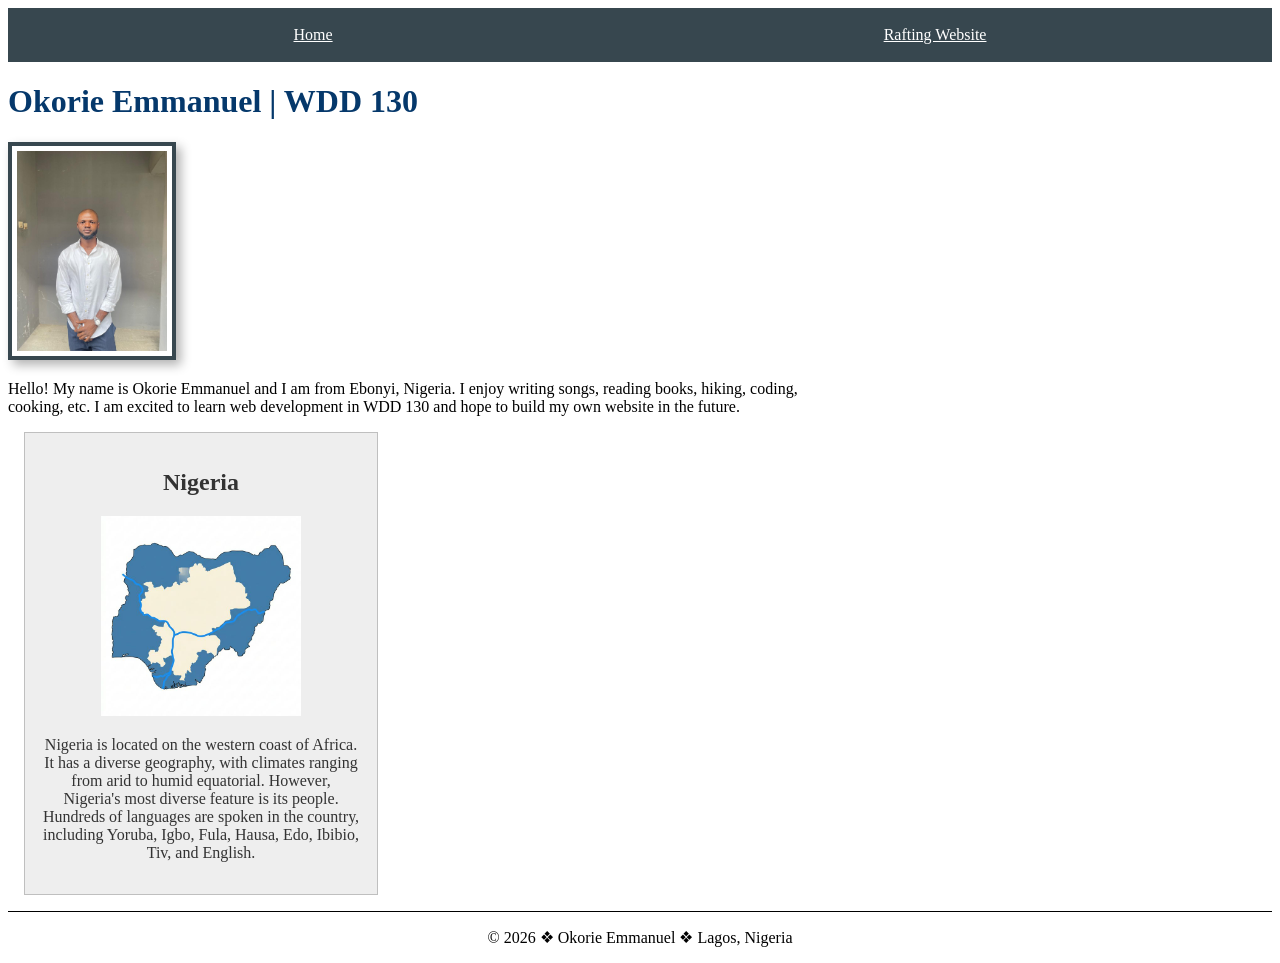
<file: index.html>
<!DOCTYPE html>
<html lang="en-US">
  <head>
    <meta charset="utf-8">
    <meta name="viewport" content="width=device-width, initial-scale=1.0">
    <title>Okorie Emmanuel | WDD 130</title>
    <meta name="description" content="Home page for Okorie Emmanuel in WDD 130 course. It contains information about me, my country, and my projects.">
    <meta name="author" content="Okorie Emmanuel">
    <link rel="stylesheet" href="styles/styles.css">
  </head>
  <body>

    <header>
      <nav>
        <a href="#">Home</a>
        <a href="wwr/">Rafting Website</a>
      </nav>
    </header>

    <main>
      <h1>Okorie Emmanuel | WDD 130</h1>
      
      <img src="./images/profile.jpeg" 
           alt="Hello, my name is Okorie Emmanuel" 
           width="200">
      
      <p>
        Hello! My name is Okorie Emmanuel and I am from Ebonyi, Nigeria.  
        I enjoy writing songs, reading books, hiking, coding, cooking, etc.  
        I am excited to learn web development in WDD 130 and hope to build my own website in the future.
      </p>
    </main>
 
    <aside>
      <h2>Nigeria</h2>
      <img src="./images/nigeria-map.png" alt="Map of Nigeria">
      <p>
        Nigeria is located on the western coast of Africa. It has a diverse geography, with climates ranging 
        from arid to humid equatorial. However, Nigeria's most diverse feature is its people. Hundreds 
        of languages are spoken in the country, including Yoruba, Igbo, Fula, Hausa, Edo, Ibibio, 
        Tiv, and English.
      </p>
    </aside>

    <footer>
      <p>© 2026 ❖ Okorie Emmanuel ❖ Lagos, Nigeria</p>
    </footer>

  </body>
</html>
</file>
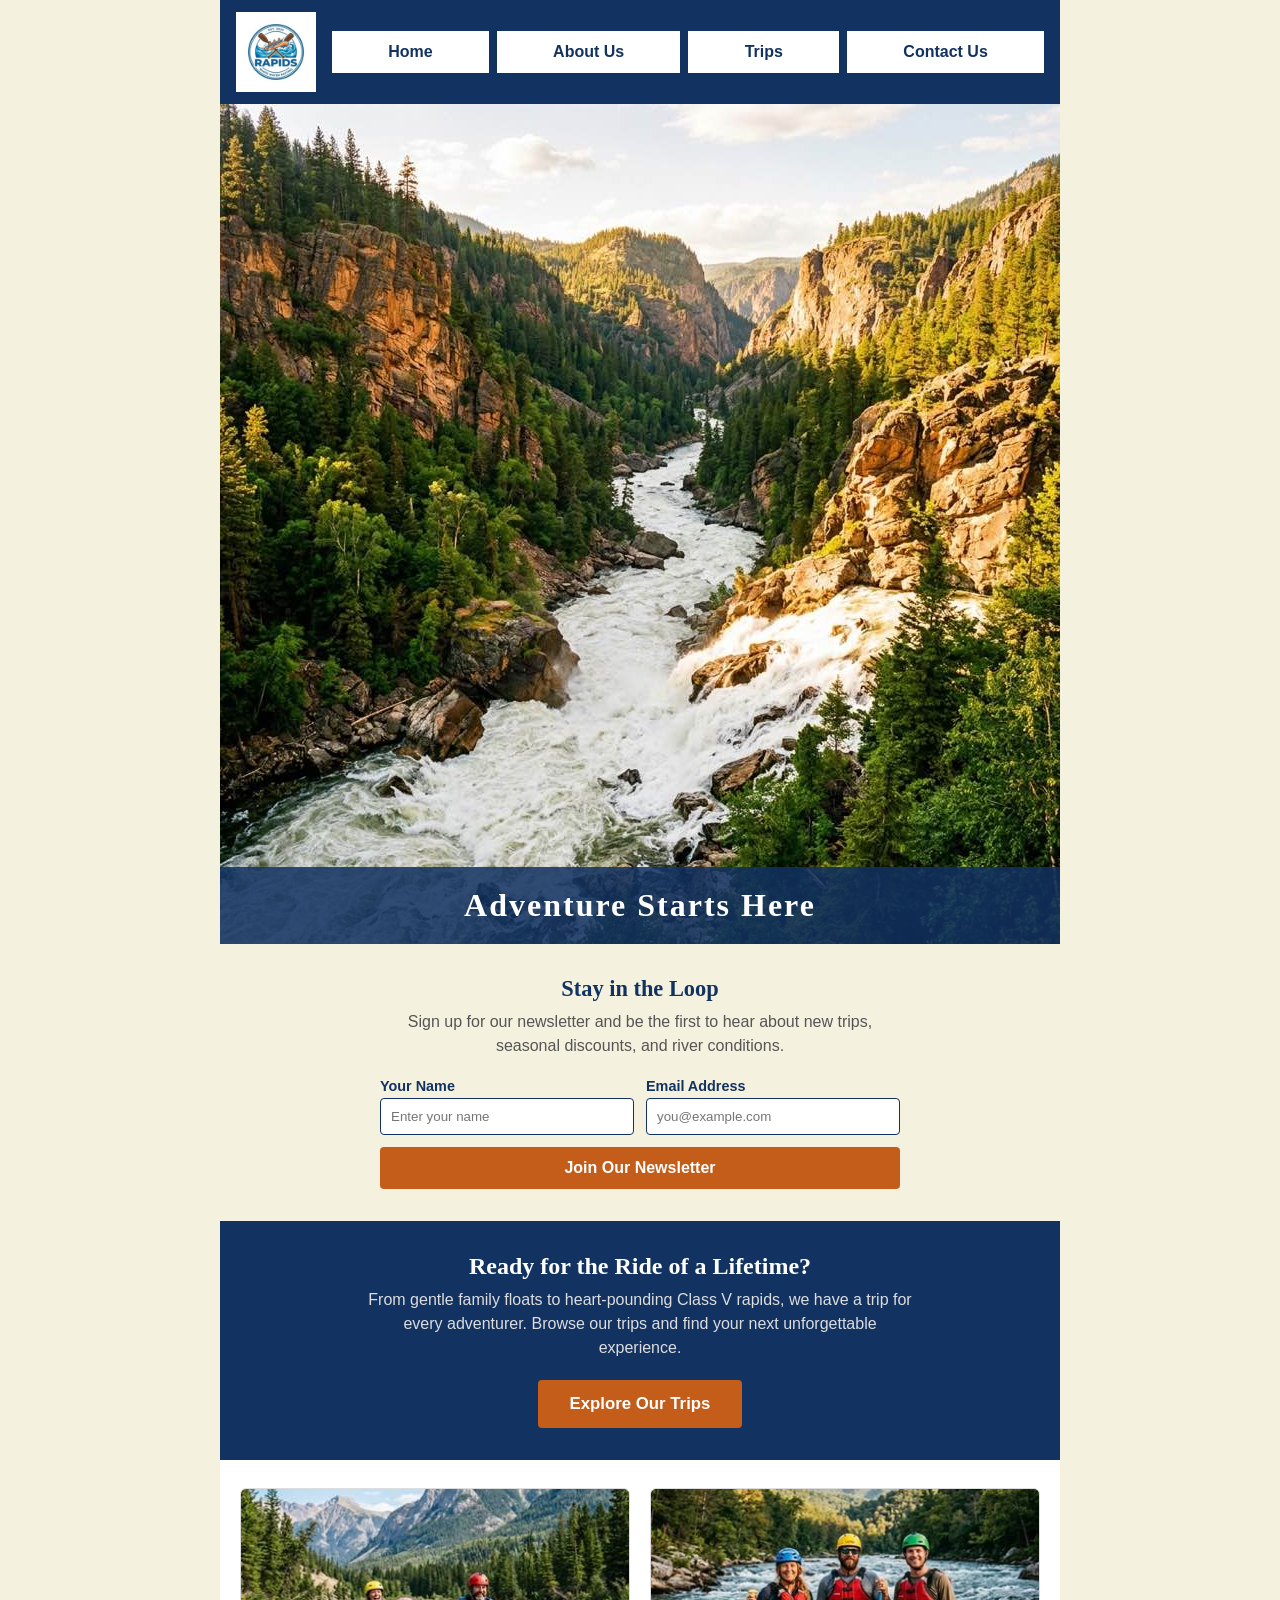
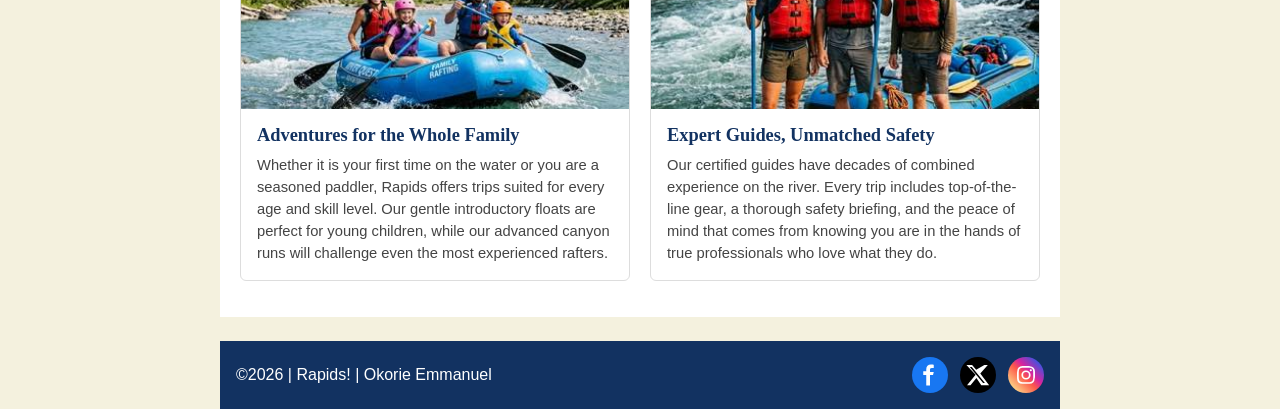
<file: wwr/index.html>
<!DOCTYPE html>
<html lang="en-US">

<head>
  <meta charset="utf-8">
  <meta name="viewport" content="width=device-width, initial-scale=1.0">
  <title>Home | Rapids White Water Rafting</title>
  <meta name="description"
    content="Rapids White Water Rafting offers thrilling guided rafting adventures for families and thrill-seekers. Explore our trips and sign up for our newsletter.">
  <meta name="author" content="Okorie Emmanuel">
  <link rel="stylesheet" href="styles/rafting.css">
</head>

<body>
  <header>
    <img src="images/logo.png" alt="Rapids Rafting Logo" class="logo">
    <nav>
      <ul>
        <li><a href="index.html">Home</a></li>
        <li><a href="about.html">About Us</a></li>
        <li><a href="trips.html">Trips</a></li>
        <li><a href="contact.html">Contact Us</a></li>
      </ul>
    </nav>
  </header>

  <main>
    <!-- Hero Section -->
    <div class="home-hero">
      <img src="images/home-hero.jpg" alt="Scenic river canyon with rushing white water rapids surrounded by forest">
      <h1>Adventure Starts Here</h1>
    </div>

    <!-- Newsletter Signup -->
    <section class="newsletter">
      <h2>Stay in the Loop</h2>
      <p>Sign up for our newsletter and be the first to hear about new trips, seasonal discounts, and river conditions.</p>
      <form action="#" method="post" class="newsletter-form">
        <div class="form-group">
          <label for="subscriber-name">Your Name</label>
          <input type="text" id="subscriber-name" name="subscriber-name" placeholder="Enter your name" required>
        </div>
        <div class="form-group">
          <label for="subscriber-email">Email Address</label>
          <input type="email" id="subscriber-email" name="subscriber-email" placeholder="you@example.com" required>
        </div>
        <button type="submit">Join Our Newsletter</button>
      </form>
    </section>

    <!-- Call to Action -->
    <section class="home-cta">
      <h2>Ready for the Ride of a Lifetime?</h2>
      <p>From gentle family floats to heart-pounding Class V rapids, we have a trip for every adventurer. Browse our trips and find your next unforgettable experience.</p>
      <a href="trips.html" class="cta-button">Explore Our Trips</a>
    </section>

    <!-- CSS Grid Content Section -->
    <section class="home-grid">
      <div class="grid-card">
        <img src="images/family-rafting.jpg" alt="A family enjoying white water rafting together on a scenic river">
        <div class="grid-card-text">
          <h3>Adventures for the Whole Family</h3>
          <p>Whether it is your first time on the water or you are a seasoned paddler, Rapids offers trips suited for every age and skill level. Our gentle introductory floats are perfect for young children, while our advanced canyon runs will challenge even the most experienced rafters.</p>
        </div>
      </div>
      <div class="grid-card">
        <img src="images/guides-team.jpg" alt="Professional rafting guides standing by the river with equipment">
        <div class="grid-card-text">
          <h3>Expert Guides, Unmatched Safety</h3>
          <p>Our certified guides have decades of combined experience on the river. Every trip includes top-of-the-line gear, a thorough safety briefing, and the peace of mind that comes from knowing you are in the hands of true professionals who love what they do.</p>
        </div>
      </div>
    </section>
  </main>

  <footer>
    <p>&copy;2026 | Rapids! | Okorie Emmanuel</p>
    <nav class="socialmedia">
      <a href="https://facebook.com" target="_blank">
        <img src="images/facebook.svg" alt="Facebook Icon">
      </a>
      <a href="https://x.com" target="_blank">
        <img src="images/x.svg" alt="X/Twitter Icon">
      </a>
      <a href="https://instagram.com" target="_blank">
        <img src="images/instagram.svg" alt="Instagram Icon">
      </a>
    </nav>
  </footer>
</body>

</html>
</file>
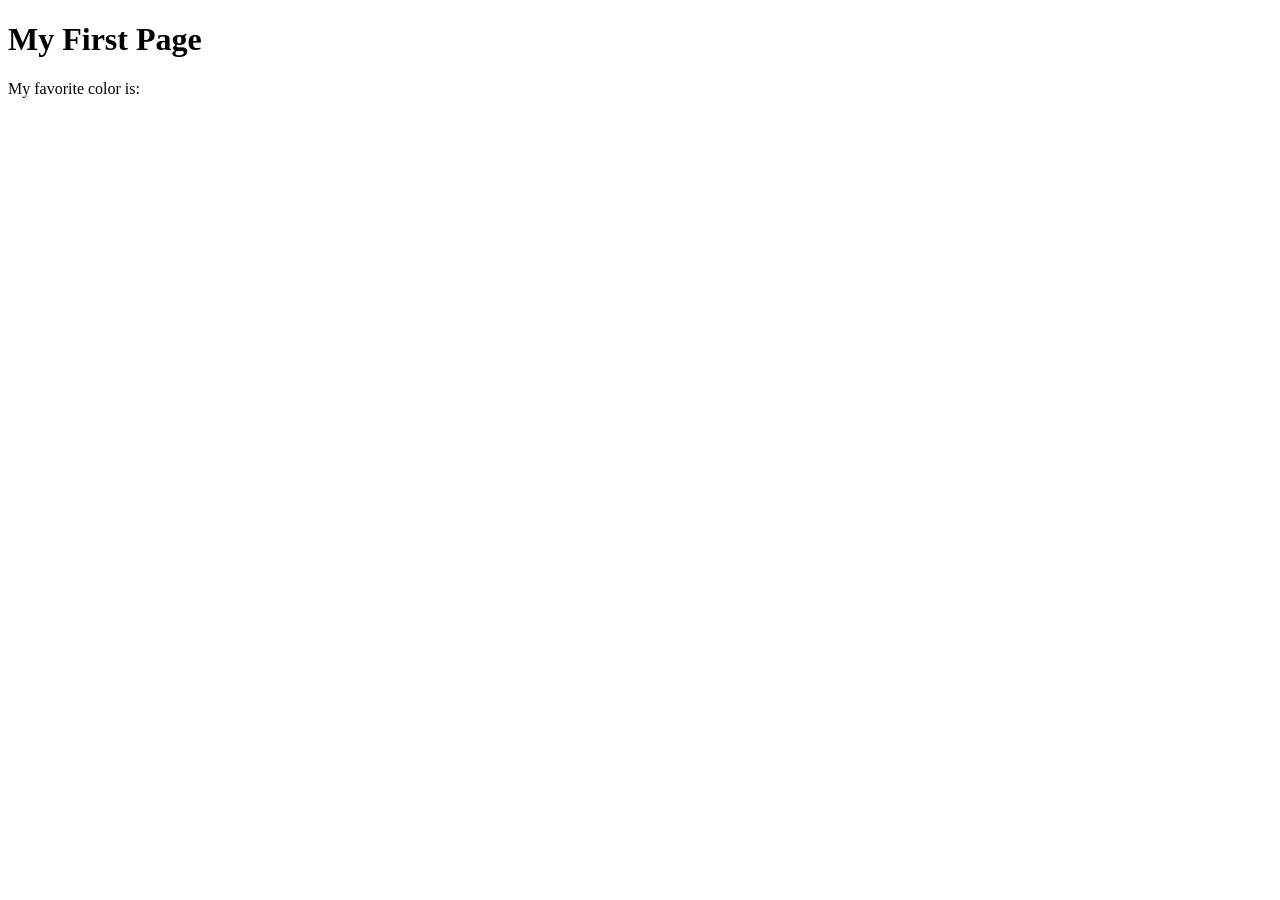
<file: week01/first-page.html>
<!DOCTYPE html>
<html lang="en">
<head>
    <meta charset="UTF-8">
    <meta name="viewport" content="width=device-width, initial-scale=1.0">
    <title>My First Page</title>
</head>
<body>
    <h1>My First Page</h1>
    <p>My favorite color is: </p>
</body>
</html>
</file>
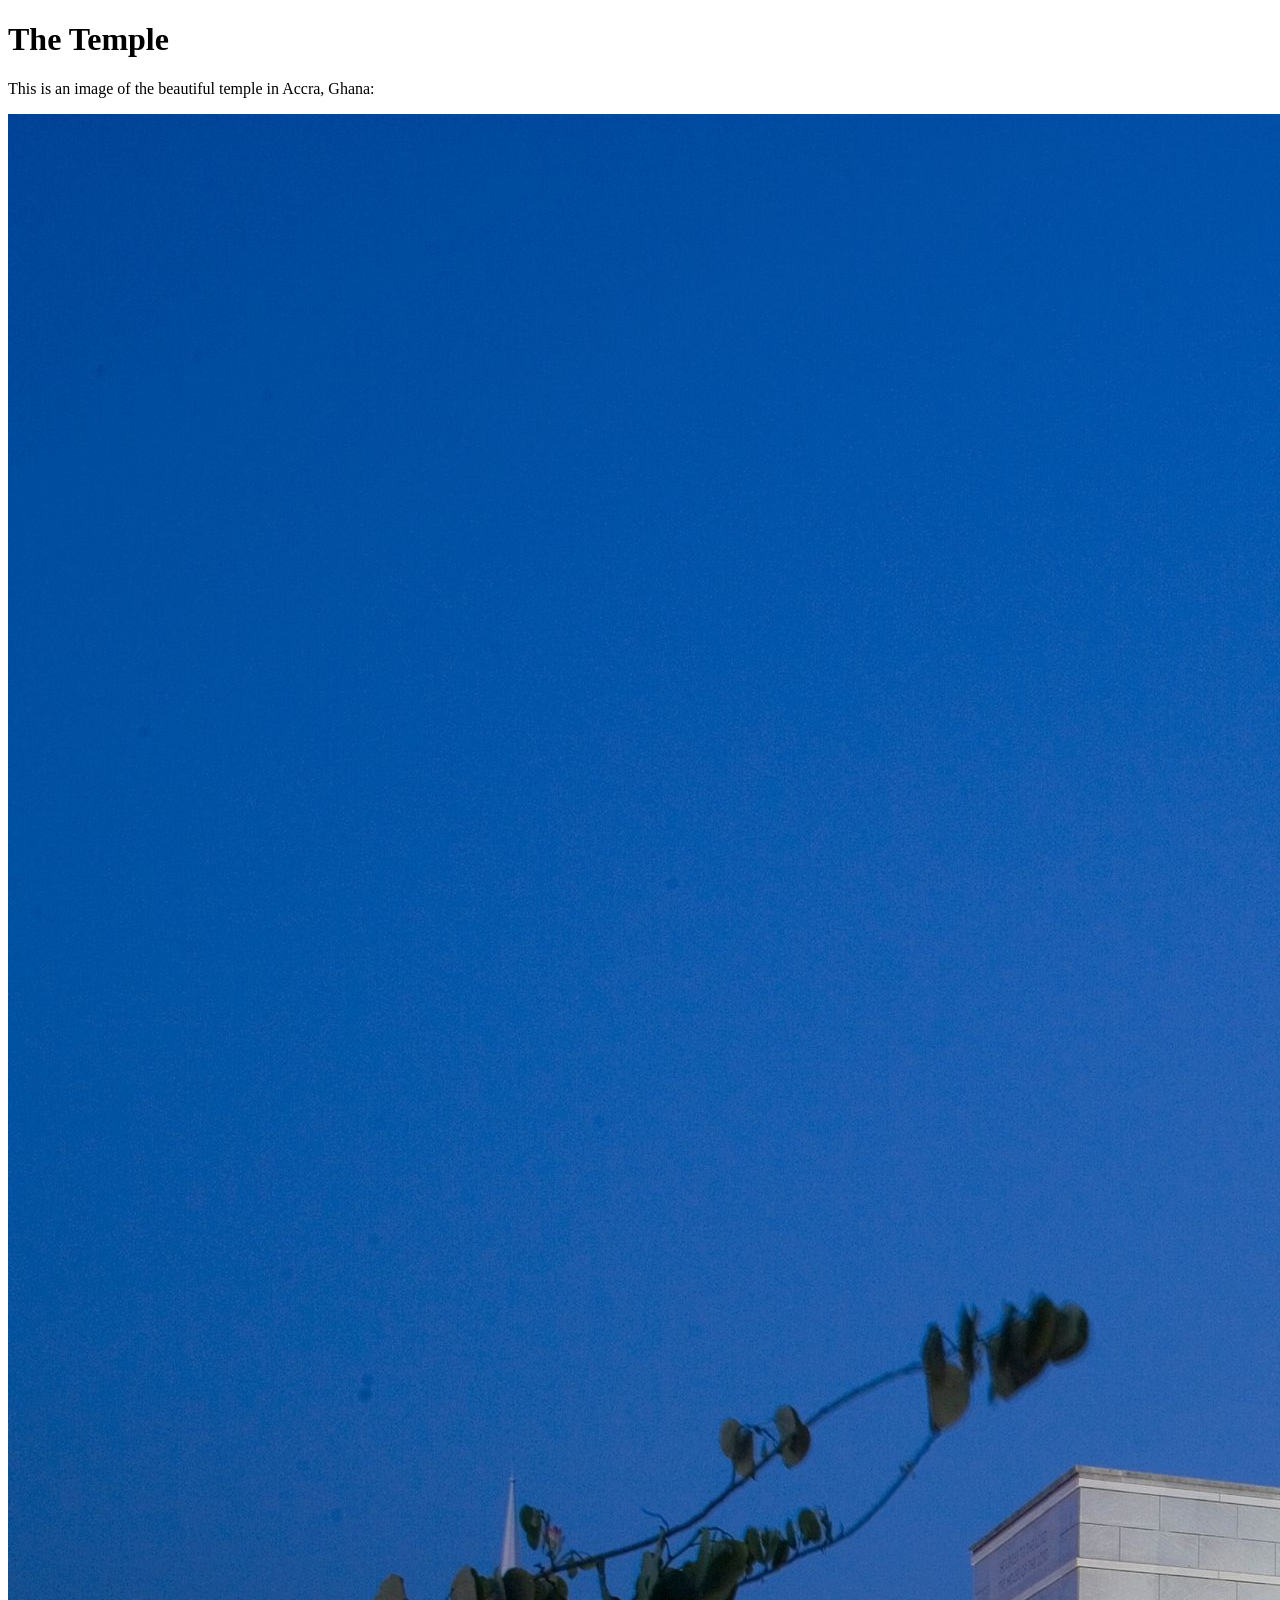
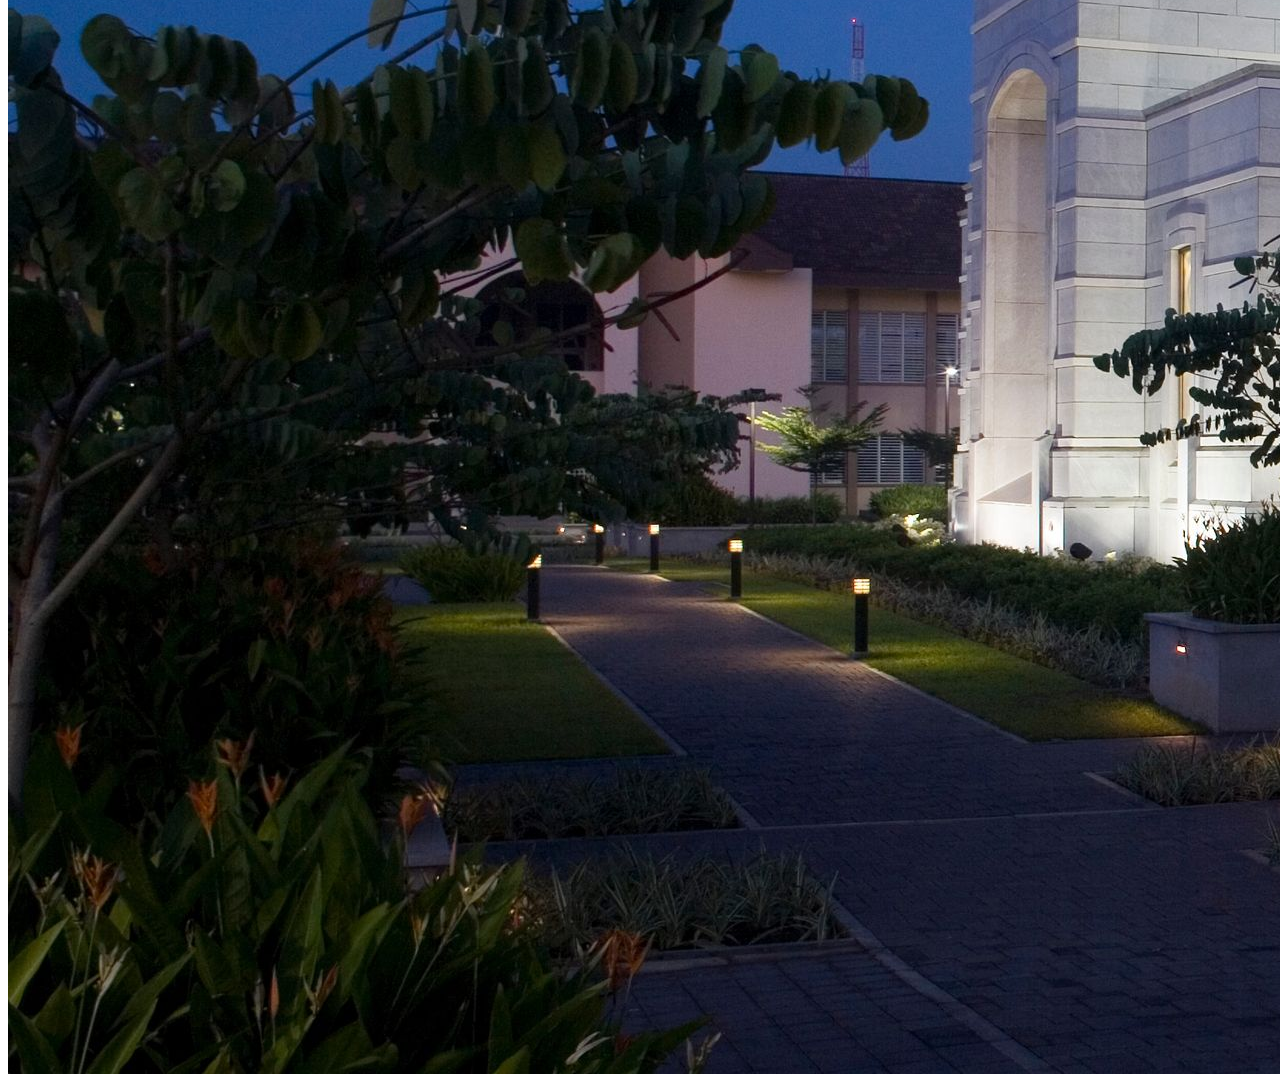
<file: week01/images.html>
<!DOCTYPE html>
<html lang="en">
<head>
    <meta charset="UTF-8">
    <meta name="viewport" content="width=device-width, initial-scale=1.0">
    <title>Temple Image</title>
</head>
<body>
    <h1>The Temple</h1>
    <p>This is an image of the beautiful temple in Accra, Ghana:</p>
    <img src="images/temple-large.jpeg" alt="The Accra Ghana Temple">
    
</body>
</html>
</file>
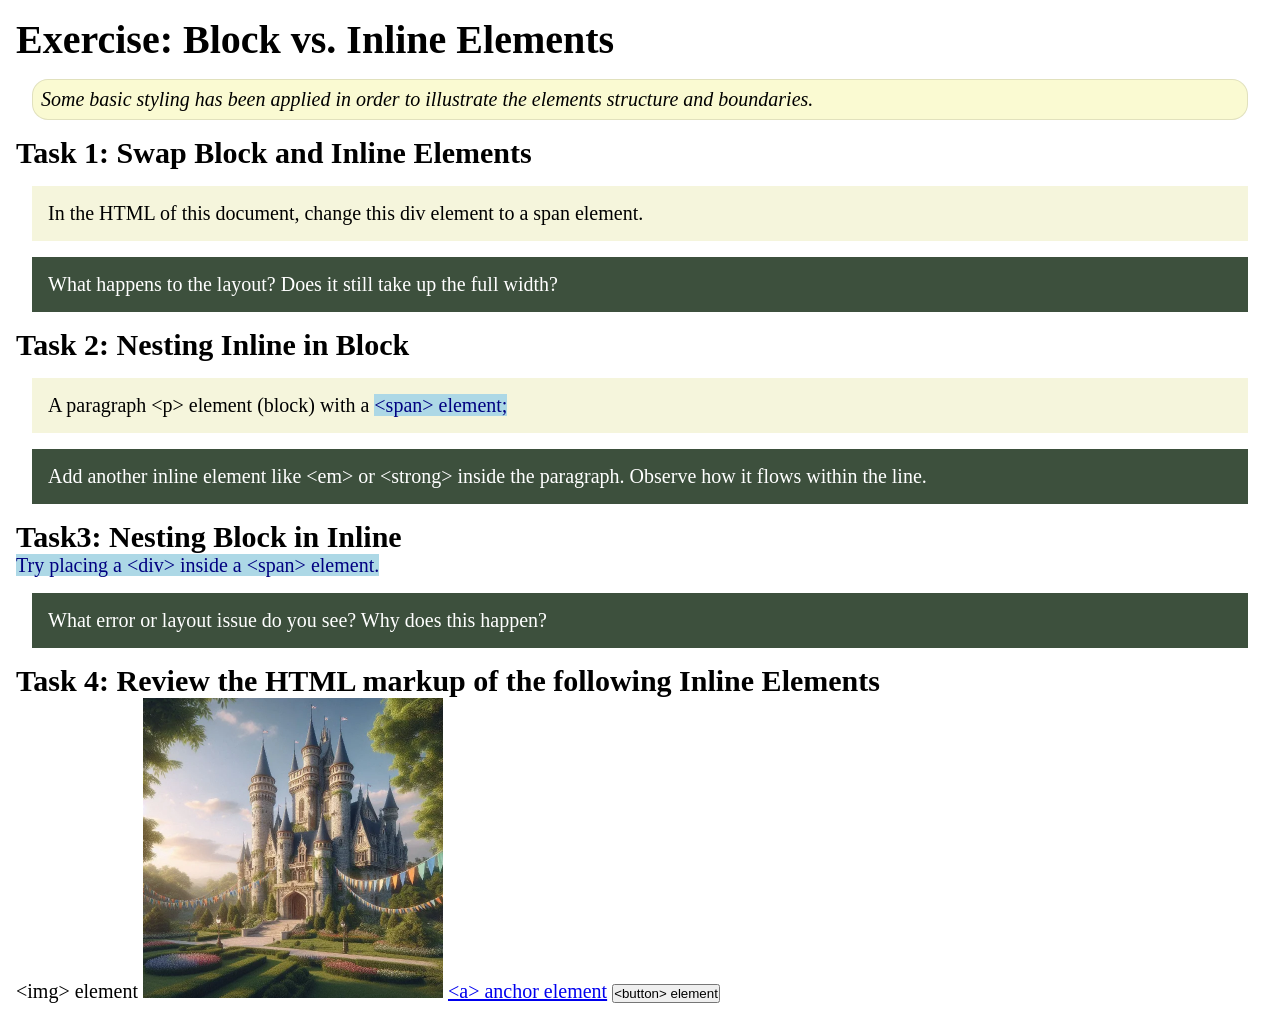
<file: week02/block-vs-inline.html>
<!DOCTYPE html>
<html lang="en">

<head>
    <meta charset="UTF-8">
    <meta name="viewport" content="width=device-width, initial-scale=1.0">
    <title>Exercise: Block vs. Inline Elements</title>
    <link rel="stylesheet" href="styles/block-vs-inline.css">
</head>

<body>
    <main>
        <h1>Exercise: Block vs. Inline Elements</h1>
        <p class="note">Some basic styling has been applied in order to illustrate the elements structure and
            boundaries.</p>

        <h2>Task 1: Swap Block and Inline Elements</h2>
        <div>In the HTML of this document, change this div element to a span element.</div>

        <p class="question">What happens to the layout? Does it still take up the full width?</p>

        <h2>Task 2: Nesting Inline in Block</h2>
        <p>A paragraph &lt;p&gt; element (block) with a <span>&lt;span&gt; element;</span></p>
        <p class="question">Add another inline element like &lt;em&gt; or &lt;strong&gt; inside the paragraph. Observe
            how it flows within the line.</p>

        <h2>Task3: Nesting Block in Inline</h2>
        <span>Try placing a &lt;div&gt; inside a &lt;span&gt; element.</span>
            <p class="question">What error or layout issue do you see? Why does this happen?</p>


            <h2>Task 4: Review the HTML markup of the following Inline Elements</h2>
        &lt;img&gt; element
        <img src="images/castle.webp" alt="placeholder image (images are inline)" width="300" height="300">
        <a href="https://churchofjesuschrist.org">&lt;a&gt; anchor element</a>
        <button type="button">&lt;button&gt; element</button>
    </main>
</body>

</html>
</file>
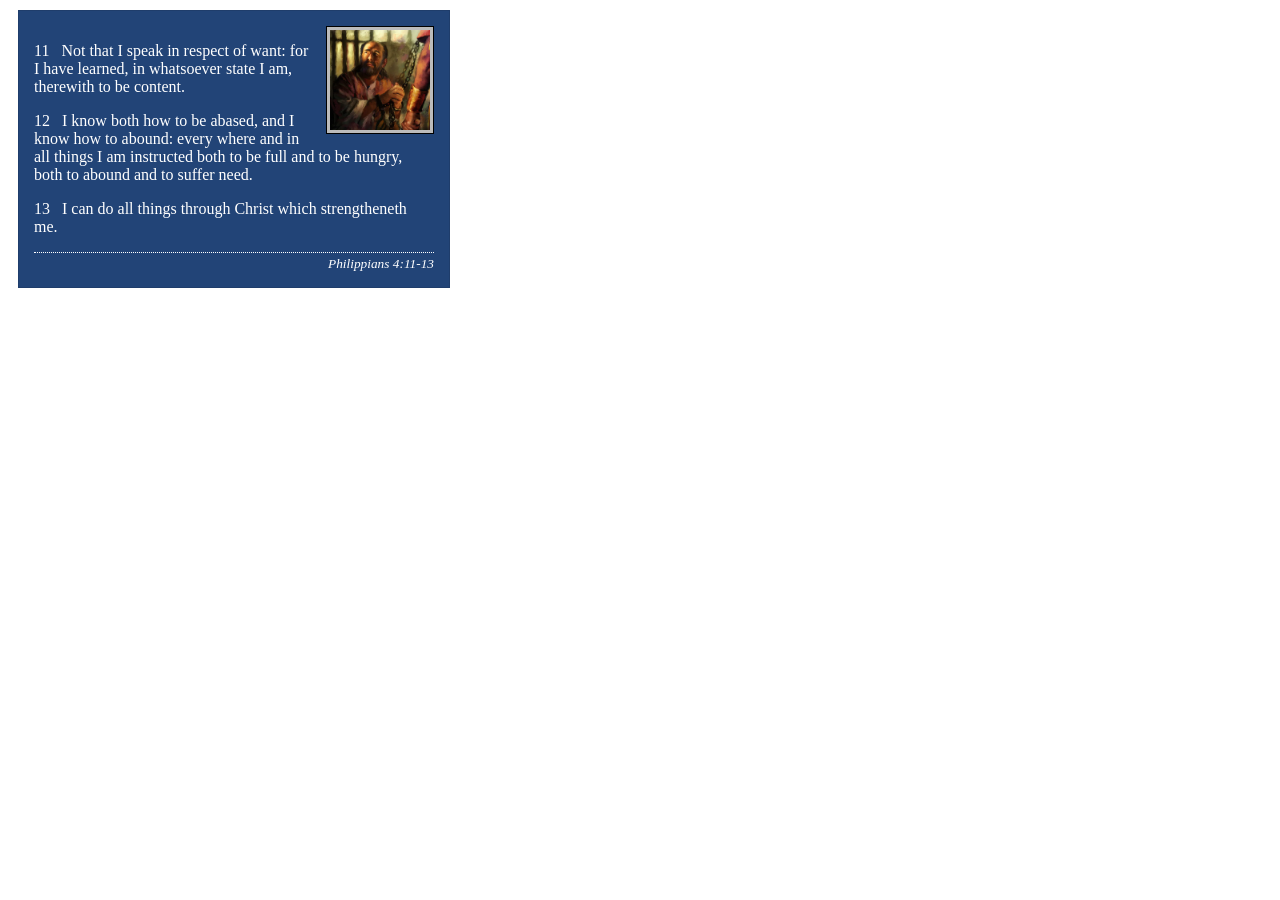
<file: week02/box-model-solution.html>
<!DOCTYPE html>
<html lang="en">
<head>
    <meta charset="UTF-8">
    <meta name="viewport" content="width=device-width, initial-scale=1.0">
    <title>Box Model Activity</title>
    <link rel="stylesheet" href="styles/box-model-solution.css">
</head>
<body>
    <main>
        <div class="callout">
            <img src="images/apostle-paul-imprisoned.webp" alt="Paul the Apostle - Imprisoned in Rome" width="200" height="200">
            <blockquote>
                <p>11 &nbsp; Not that I speak in respect of want: for I have learned, in whatsoever state I am, therewith to be content.</p>
                <p>12 &nbsp; I know both how to be abased, and I know how to abound: every where and in all things I am instructed both to be full and to be hungry, both to abound and to suffer need.</p>
                <p>13 &nbsp; I can do all things through Christ which strengtheneth me.</p>
            </blockquote>
            <cite>Philippians 4:11-13</cite>
        </div>
    </main>
</body>
</html>
</file>
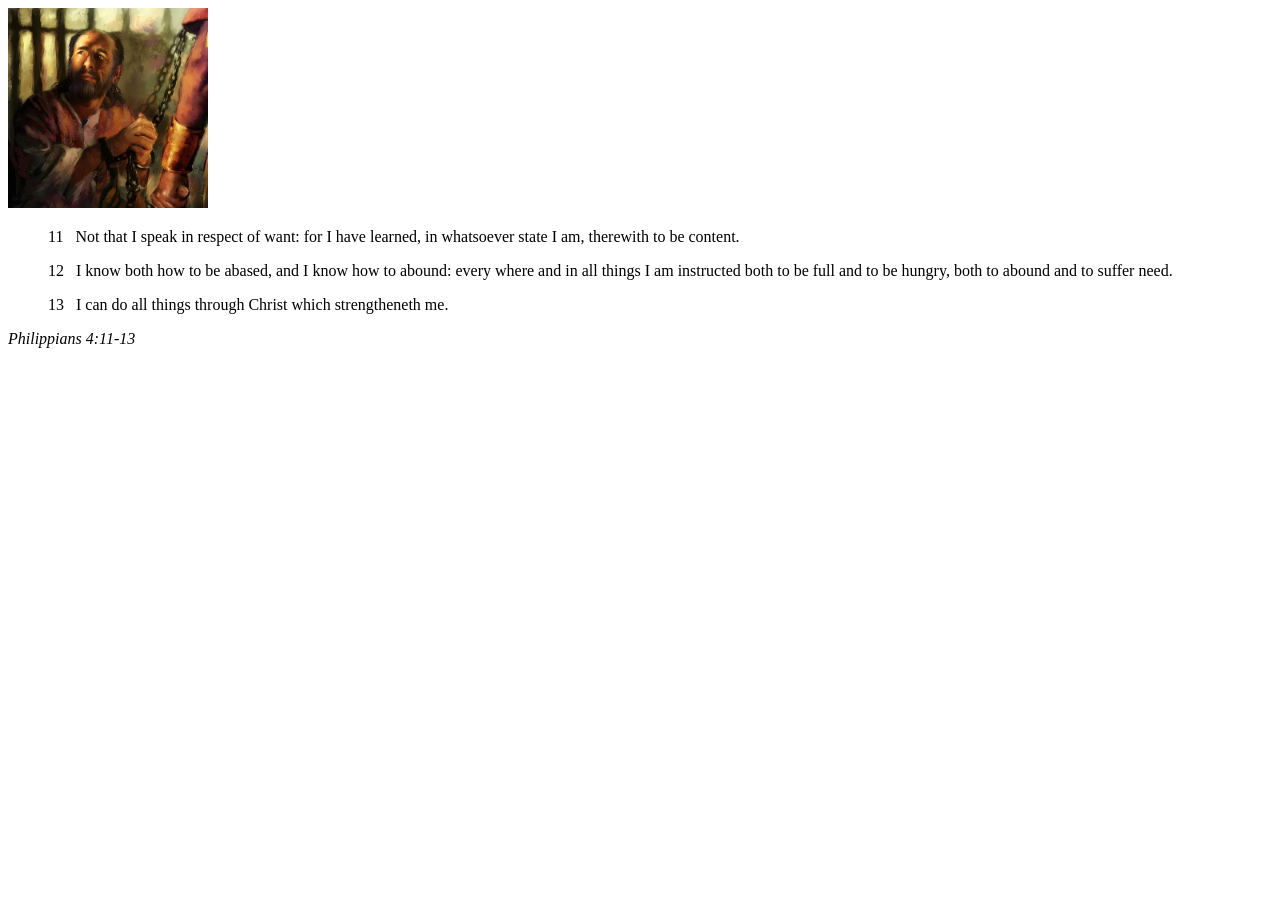
<file: week02/box-model.html>
<!DOCTYPE html>
<html lang="en">
<head>
    <meta charset="UTF-8">
    <meta name="viewport" content="width=device-width, initial-scale=1.0">
    <title>Box Model Activity</title>
</head>
<body>
    <main>
        <div class="callout">
            <img src="images/apostle-paul-imprisoned.webp" alt="Paul the Apostle - Imprisoned in Rome" width="200" height="200">
            <blockquote>
                <p>11 &nbsp; Not that I speak in respect of want: for I have learned, in whatsoever state I am, therewith to be content.</p>
                <p>12 &nbsp; I know both how to be abased, and I know how to abound: every where and in all things I am instructed both to be full and to be hungry, both to abound and to suffer need.</p>
                <p>13 &nbsp; I can do all things through Christ which strengtheneth me.</p>
            </blockquote>
            <cite>Philippians 4:11-13</cite>
        </div>
    </main>
</body>
</html>
</file>
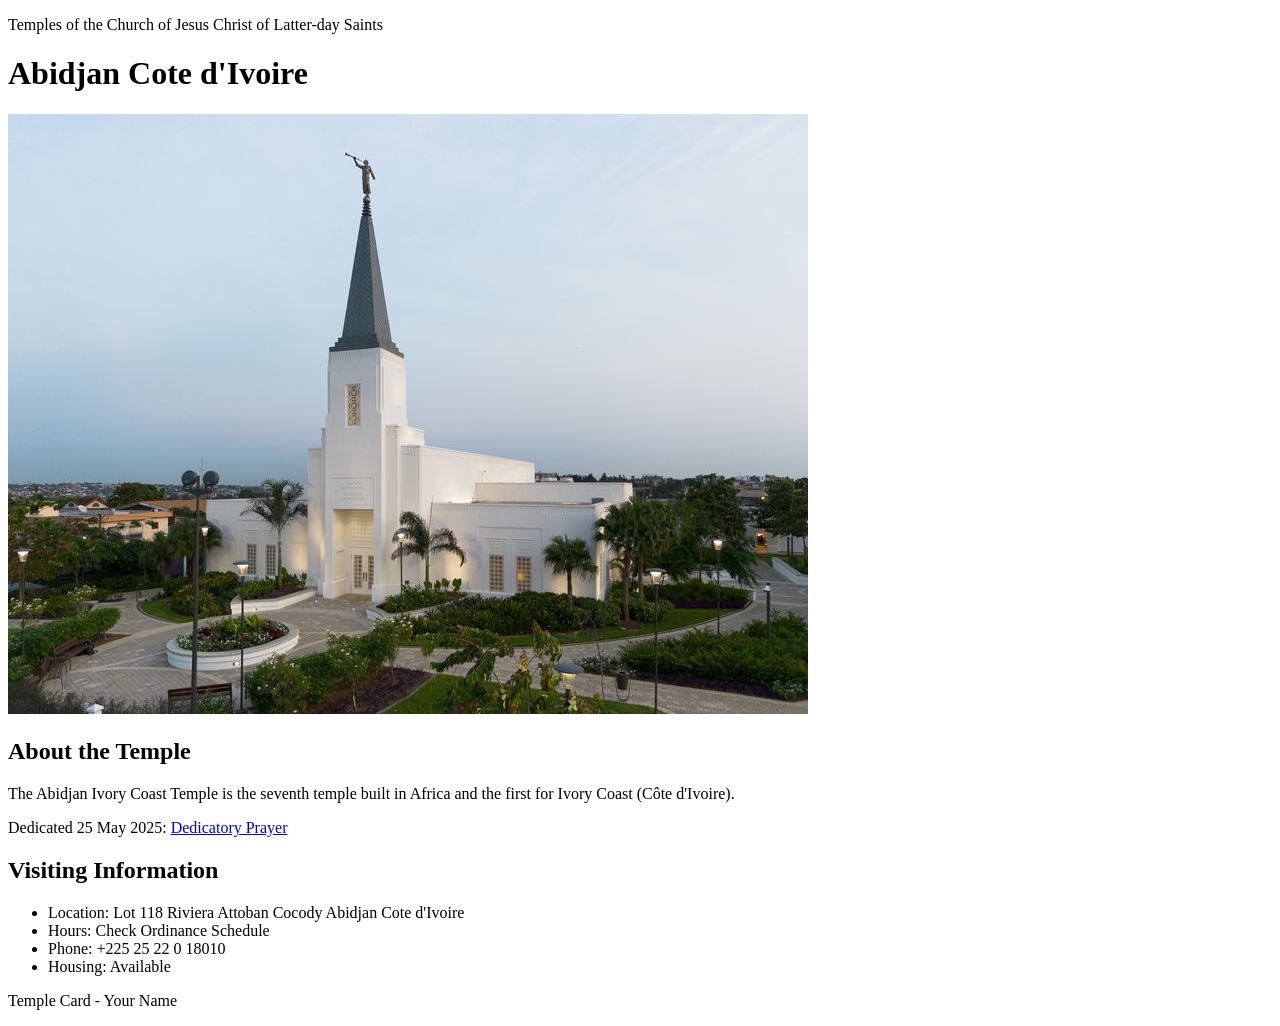
<file: week02/temple.html>
<!DOCTYPE html>
<html lang="en">

<head>
    <meta charset="UTF-8">
    <meta name="viewport" content="width=device-width, initial-scale=1.0">
    <title>Temple Card - Abidjan Cote d'Ivoire</title>
</head>

<body>
    <header>
        <p>Temples of the Church of Jesus Christ of Latter-day Saints</p>
    </header>
    <main>
        <h1>Abidjan Cote d'Ivoire</h1>
        <picture>
            <img src="images/abidjan-ivory-coast.jpeg" alt="Abidjan Cote d'Ivoire Temple">
        </picture>
        <section>
            <h2>About the Temple</h2>
            <p>The Abidjan Ivory Coast Temple is the seventh temple built in Africa and the first for Ivory Coast (Côte
                d'Ivoire).</p>
            <p>Dedicated 25 May 2025: <a
                    href="https://www.churchofjesuschrist.org/temples/dedicatory-prayer/abidjan-ivory-coast-temple/2025-05-25?lang=eng"
                    target="_blank" rel="noopener noreferrer">Dedicatory Prayer</a></p>
        </section>
        <section>
            <h2>Visiting Information</h2>
            <ul>
                <li>Location: Lot 118 Riviera Attoban Cocody Abidjan Cote d'Ivoire</li>
                <li>Hours: Check Ordinance Schedule</li>
                <li>Phone: +225 25 22 0 18010</li>
                <li>Housing: Available</li>
            </ul>
        </section>
    </main>
    <footer>
        <p>Temple Card - Your Name</p>
    </footer>
</body>

</html>
</file>
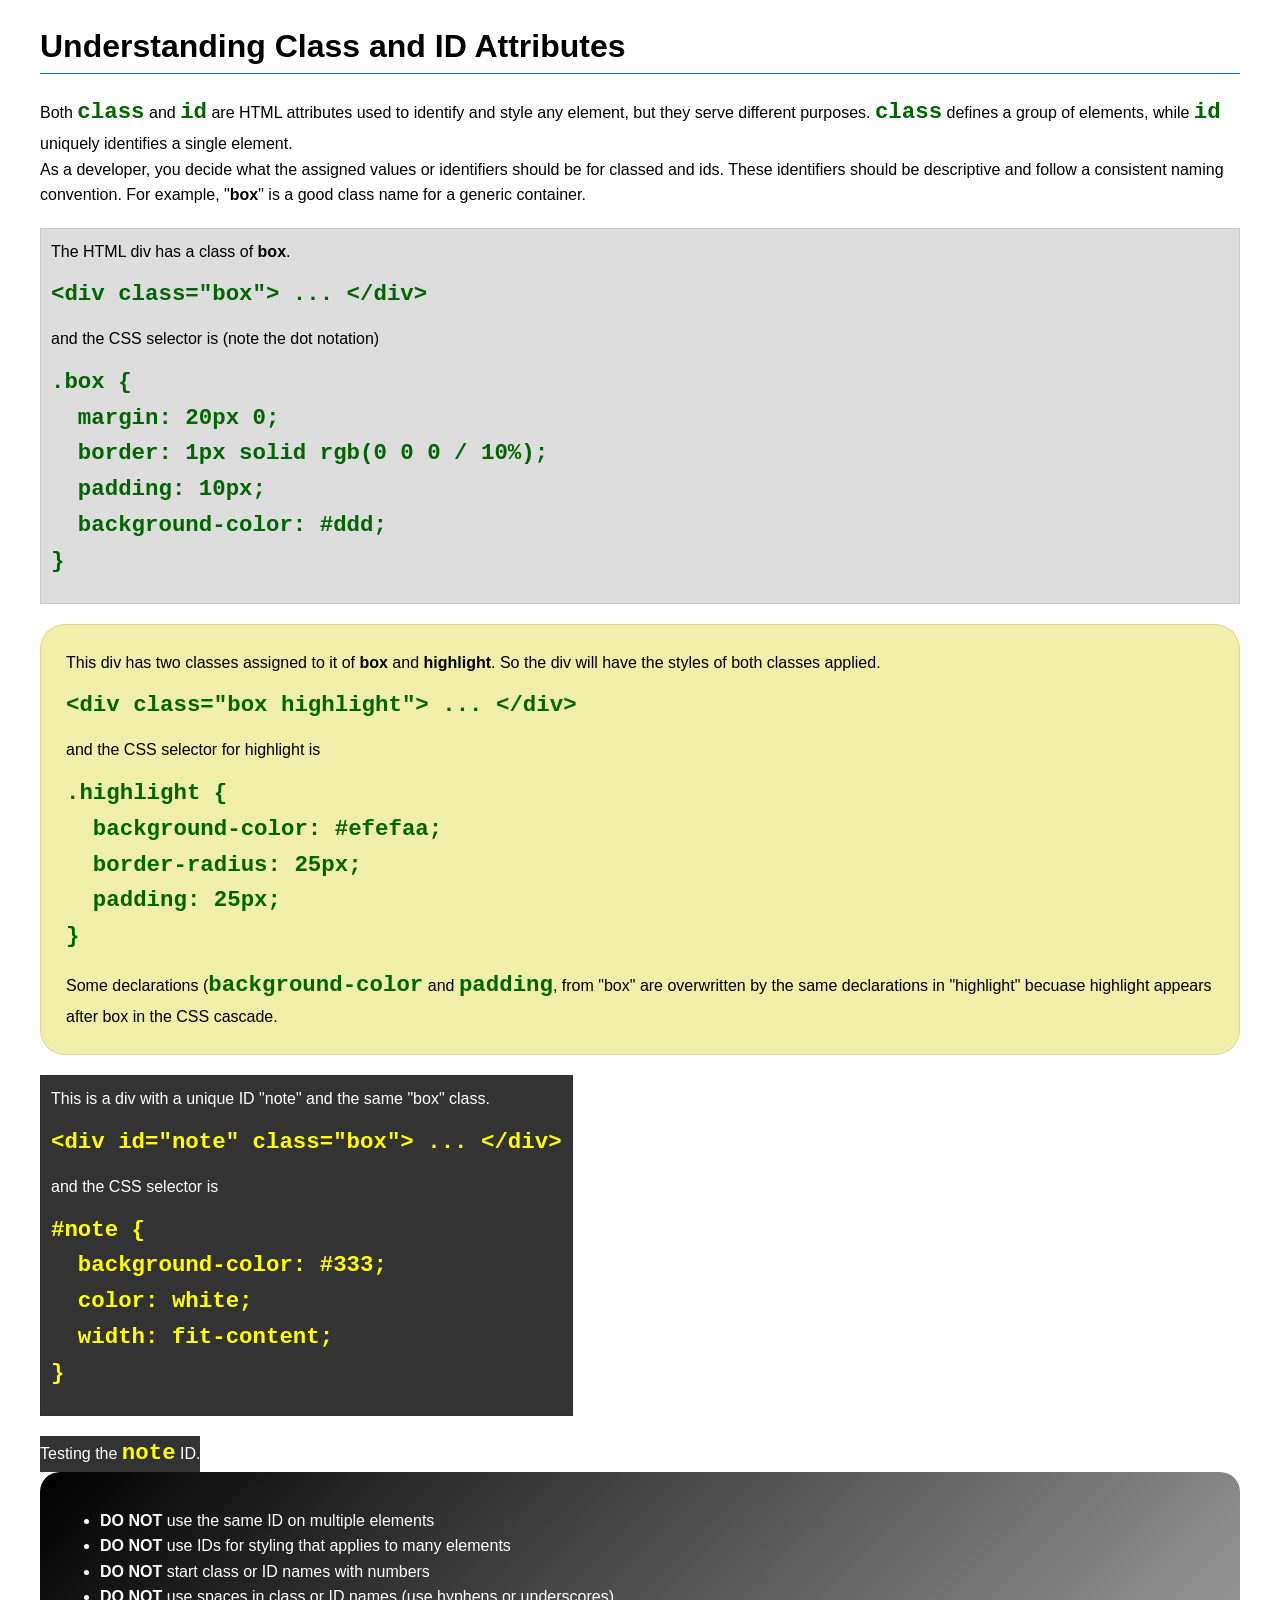
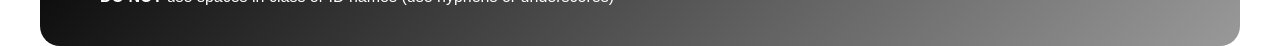
<file: week03/class-and-id.html>
<!DOCTYPE html>
<html lang="en">

<head>
    <meta charset="UTF-8">
    <meta name="viewport" content="width=device-width, initial-scale=1.0">
    <title>Class vs ID Attributes</title>
    <link rel="stylesheet" href="styles/class-and-id.css">
</head>

<body>
    <h1>Understanding Class and ID Attributes</h1>
    <p>Both <code>class</code> and <code>id</code> are HTML attributes used to identify and style any element, but they
        serve different purposes. <code>class</code> defines a group of elements, while <code>id</code> uniquely
        identifies a single element.</p>
    <p>As a developer, you decide what the assigned values or identifiers should be for classed and ids. These
        identifiers should be
        descriptive and follow a consistent naming convention. For example, "<strong>box</strong>" is a good class name
        for a generic container.</p>
    <div class="box">
        <p>The HTML div has a class of <strong>box</strong>.</p>
        <pre><code class="html">&lt;div class="box"&gt; ... &lt;/div&gt;</code></pre>
        and the CSS selector is (note the dot notation)
        <pre><code class="css">.box {
  margin: 20px 0;
  border: 1px solid rgb(0 0 0 / 10%);
  padding: 10px;
  background-color: #ddd; 
}</code></pre>
    </div>

    <div class="box highlight">
        <p>This div has two classes assigned to it of <strong>box</strong> and <strong>highlight</strong>. So the div
            will have the styles of both classes applied.</p>
        <pre><code class="html">&lt;div class="box highlight"&gt; ... &lt;/div&gt;</code></pre>
        and the CSS selector for highlight is
        <pre><code class="css">.highlight {
  background-color: #efefaa;
  border-radius: 25px;
  padding: 25px;
}</code></pre>
<p>Some declarations (<code>background-color</code> and <code>padding</code>, from "box" are overwritten by the same declarations in "highlight" becuase highlight appears after box in the CSS cascade.</p>
    </div>

    <div id="note" class="box">
        <p>This is a div with a unique ID "note" and the same "box" class.</p>
        <pre><code class="html">&lt;div id="note" class="box"&gt; ... &lt;/div&gt;</code></pre>
        and the CSS selector is
        <pre><code class="css">#note {
  background-color: #333;
  color: white;
  width: fit-content;
}</code></pre>
    </div>

    <div id="note">
        <p>Testing the <code>note</code> ID.</p>
    </div>

    <section id="best-practice">
        <ul>
            <li><strong>DO NOT</strong> use the same ID on multiple elements</li>
            <li><strong>DO NOT</strong> use IDs for styling that applies to many elements</li>
            <li><strong>DO NOT</strong> start class or ID names with numbers</li>
            <li><strong>DO NOT</strong> use spaces in class or ID names (use hyphens or underscores)</li>
        </ul>
    </section>




</body>

</html>
</file>
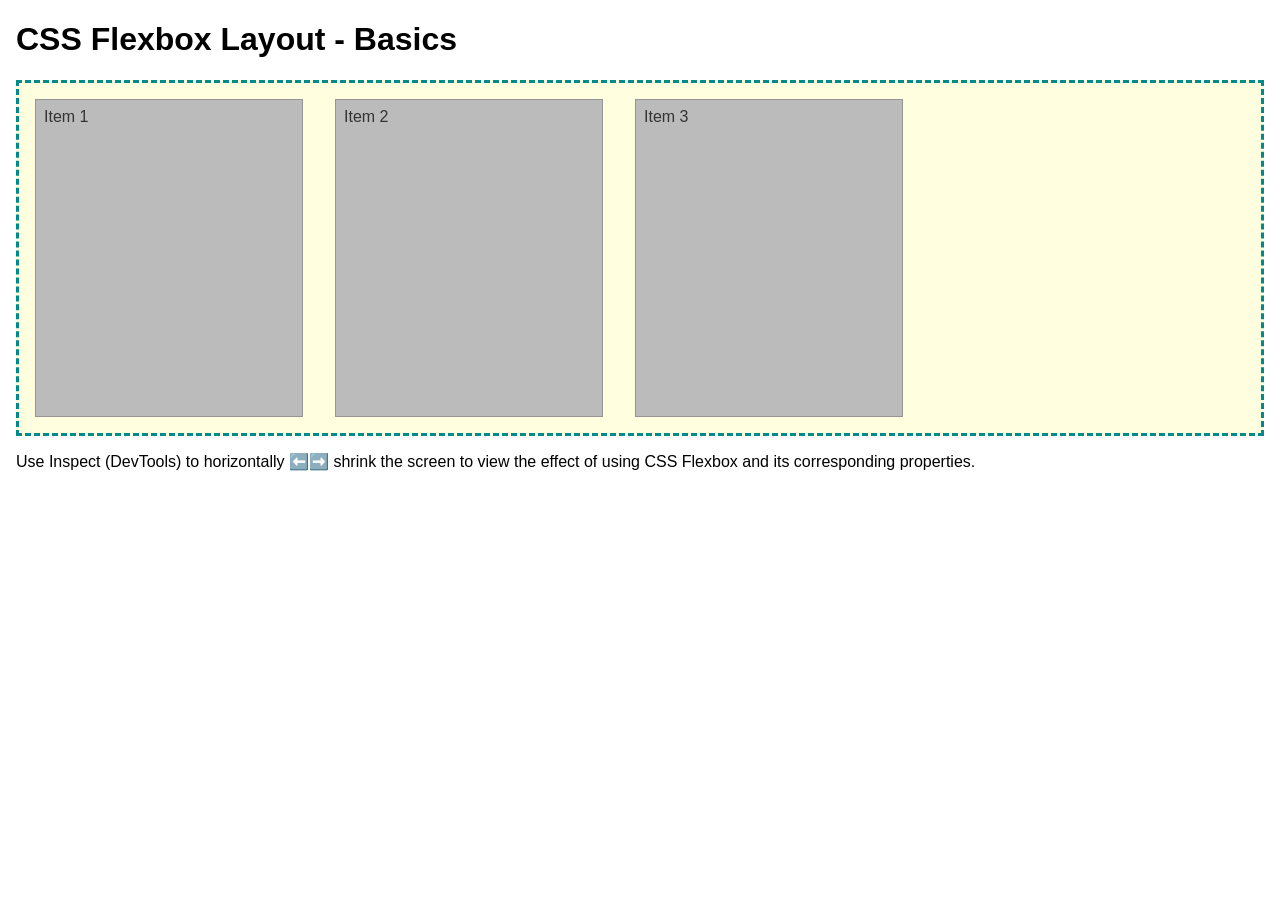
<file: week04/flexbox-layout.html>
<!DOCTYPE html>
<html lang="en">
<head>
    <meta charset="UTF-8">
    <meta name="viewport" content="width=device-width, initial-scale=1.0">
    <title>CSS Flexbox Layout - Basics</title>
    <link rel="stylesheet" href="styles/flexbox.css">
</head>
<body>
    <main>
        <h1>CSS Flexbox Layout - Basics</h1>
        <div class="flex-container">
            <div class="flex-item item1">Item 1</div>
            <div class="flex-item item2">Item 2</div>
            <div class="flex-item item3">Item 3</div>
        </div>
        <p>Use Inspect (DevTools) to horizontally ⬅️➡️ shrink the screen to view the effect of using CSS Flexbox and its corresponding properties.</p>
    </main>
</body>
</html>
</file>
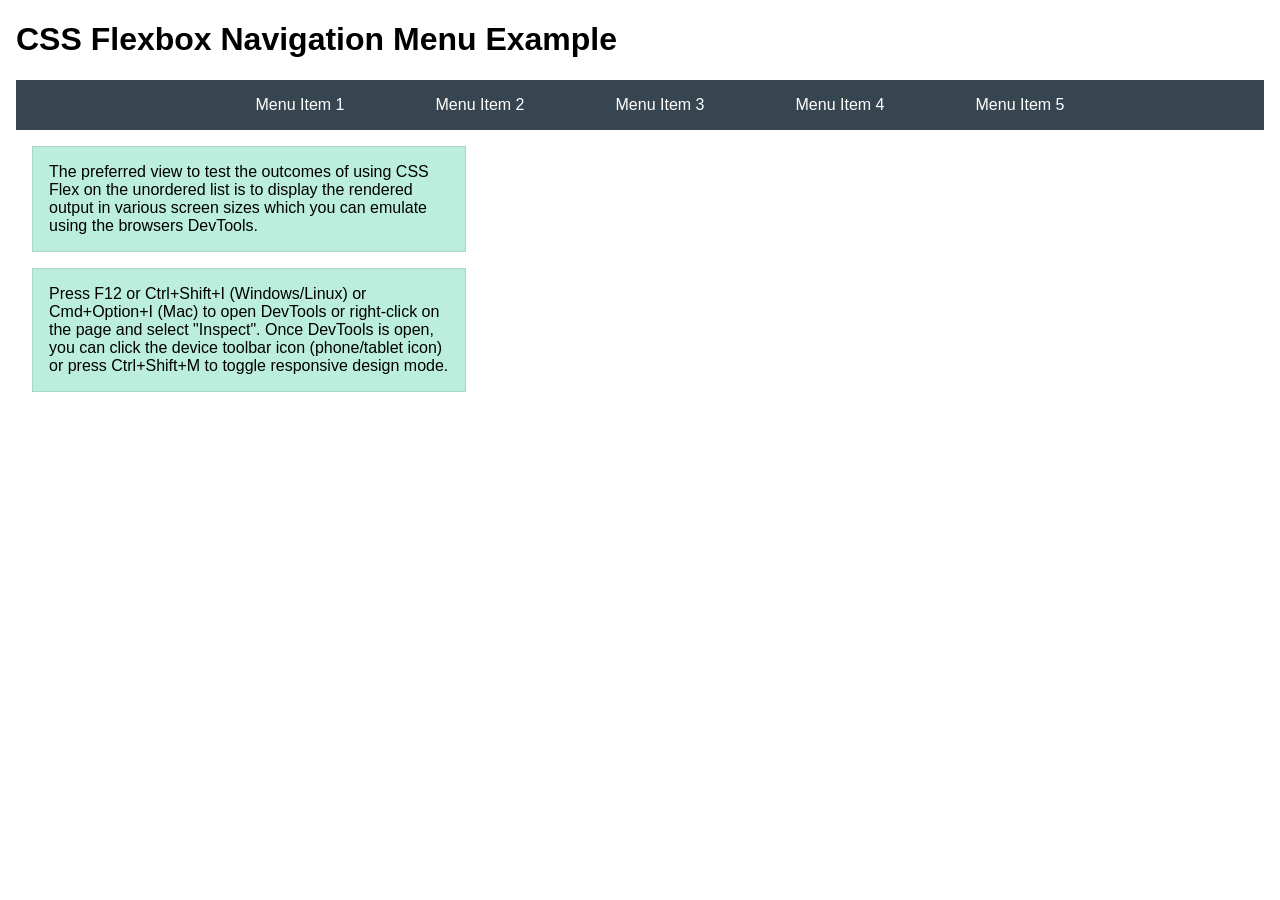
<file: week04/flexbox-menu.html>
<!DOCTYPE html>
<html lang="en">
<head>
    <meta charset="UTF-8">
    <meta name="viewport" content="width=device-width, initial-scale=1.0">
    <title>CSS Flexbox - Navigation Menu</title>
    <link rel="stylesheet" href="styles/flexbox-menu.css">
</head>
<body>
    <main>
        <h1>CSS Flexbox Navigation Menu Example</h1>
        <nav>
            <ul>
                <li><a href="#">Menu Item 1</a></li>
                <li><a href="#">Menu Item 2</a></li>
                <li><a href="#">Menu Item 3</a></li>
                <li><a href="#">Menu Item 4</a></li>
                <li><a href="#">Menu Item 5</a></li>
            </ul>
        </nav>
        <p>The preferred view to test the outcomes of using CSS Flex on the unordered list is to display the rendered output in various screen sizes which you can emulate using the browsers DevTools.</p>

        <p>Press F12 or Ctrl+Shift+I (Windows/Linux) or Cmd+Option+I (Mac) to open DevTools or right-click on the page and select "Inspect". Once DevTools is open, you can click the device toolbar icon (phone/tablet icon) or press Ctrl+Shift+M to toggle responsive design mode.</p>

                      
        
    </main>
</body>
</html>
</file>
<file: styles/styles.css>
h1 {
  color: #05386b;
}

nav {
  background-color: #37474f;
  padding: 10px;
  display: flex;
  justify-content: space-around;
}

nav a {
  color: #ffffff;
  padding: 8px 16px;
  display: block;
}

main {
  max-width: 840px;
}

aside {
  width: 20rem;
  margin: 1rem;
  border: 1px solid rgb(0 0 0 / 0.2);
  padding: 1rem;
  background-color: #eee;
  color: #333;
  text-align: center;
}

aside img {
  width: 200px;
  height: auto;
}

main img {
  width: 150px;
  height: auto;
  border: 4px solid #37474f;
  padding: 5px;
  box-shadow: 5px 5px 10px rgba(0, 0, 0, 0.3);
}

p {
  padding: 0;
}

footer {
  margin-top: 15px;
  border-top: 1px solid #000;
  text-align: center;
}
</file>
<file: wwr/styles/rafting.css>
:root {
  --primary-color: #123261;
  --secondary-color: #c45c1a;
  --accent1-color: #123261;
  --accent2-color: #f4f1de;
  --heading-font: "Times New Roman", "Georgia", serif;
  --body-font: Arial, Helvetica, sans-serif;
}

* {
  margin: 0;
  padding: 0;
  box-sizing: border-box;
}

body {
  font-family: var(--body-font);
  color: var(--accent1-color);
  background-color: var(--accent2-color);
}

header,
main,
footer {
  width: 840px;
  margin: 0 auto;
}

main {
  background-color: #fff;
  padding-bottom: 8px;
}

h1,
h2 {
  font-family: var(--heading-font);
  color: var(--primary-color);
}

/* ===== Header: CSS Grid (logo + nav) ===== */
header {
  display: grid;
  grid-template-columns: auto 1fr;
  align-items: center;
  gap: 16px;
  padding: 12px 16px;
  background-color: var(--primary-color);
  margin-bottom: 0;
}

header .logo {
  width: 80px;
  height: auto;
  display: block;
}

header nav {
  margin: 0;
  padding: 0;
}

/* ===== Nav: CSS Flex horizontal layout ===== */
header nav ul {
  display: flex;
  list-style: none;
  margin: 0;
  padding: 0;
  gap: 8px;
  justify-content: flex-end;
}

header nav li {
  flex: 1 1 auto;
}

header nav a {
  display: block;
  text-align: center;
  text-decoration: none;
  color: var(--primary-color);
  background-color: #fff;
  border: 2px solid #fff;
  padding: 10px 14px;
  font-weight: bold;
}

header nav a:hover,
header nav a:focus {
  background-color: var(--secondary-color);
  border-color: var(--secondary-color);
  color: #fff;
}

p,
section,
article {
  margin: 16px;
  padding: 8px;
}

.socialmedia a {
  text-decoration: none;
}

/* ===== Hero ===== */
.hero {
  position: relative;
  margin: 0;
}

.hero img {
  display: block;
  width: 100%;
  height: auto;
}

.hero h1 {
  position: absolute;
  top: 20px;
  width: 100%;
  padding: 16px;
  text-align: center;
  opacity: 0.9;
  background-color: var(--accent1-color);
  color: #fff;
  margin: 0;
}

.hero article {
  position: absolute;
  bottom: 0;
  left: 0;
  right: 0;
  background-color: rgba(18, 50, 97, 0.9);
  color: #fff;
  margin: 0;
  padding: 16px;
}

.hero article p {
  color: #fff;
  margin: 0;
  padding: 0;
  line-height: 1.4;
  padding-right: 140px;
}

.hero article img {
  float: right;
  width: 125px;
  position: absolute;
  right: 16px;
  bottom: 16px;
}

/* ===== History: 3-column grid (text | image | text) ===== */
.history {
  display: grid;
  grid-template-columns: 1fr auto 1fr;
  gap: 16px;
  align-items: center;
  margin: 24px 0;
  padding: 0;
}

.history h2 {
  grid-column: 1 / -1;
  background-color: var(--primary-color);
  color: #fff;
  text-align: center;
  padding: 12px;
  font-size: 1.5rem;
  margin: 0;
}

.history p {
  line-height: 1.5;
  margin: 0;
  padding: 8px;
}

.history img {
  width: 220px;
  height: auto;
  display: block;
  border: 3px solid var(--primary-color);
}

/* ===== Adventures: 5 figures spanning horizontally ===== */
.adventure {
  margin: 24px 0;
  padding: 0;
}

.adventure h2 {
  background-color: var(--primary-color);
  color: #fff;
  text-align: center;
  padding: 12px;
  font-size: 1.5rem;
  margin: 0 0 16px 0;
}

.adventure-gallery {
  display: grid;
  grid-template-columns: repeat(5, 1fr);
  gap: 12px;
  margin: 0 8px;
}

.adventure-gallery figure {
  margin: 0;
  text-align: center;
}

.adventure-gallery img {
  display: block;
  width: 100%;
  height: 120px;
  object-fit: cover;
  border: 2px solid var(--primary-color);
}

.adventure-gallery figcaption {
  margin-top: 8px;
  font-size: 0.85rem;
  font-weight: bold;
  color: var(--primary-color);
  line-height: 1.3;
}

/* ===== Footer: copyright + social icons to the right ===== */
footer {
  display: flex;
  justify-content: space-between;
  align-items: center;
  border-top: none;
  padding: 16px;
  margin-top: 24px;
  background-color: var(--primary-color);
  color: #fff;
}

footer p {
  margin: 0;
  padding: 0;
  color: #fff;
}

.socialmedia {
  display: flex;
  flex-direction: row;
  justify-content: flex-end;
  align-items: center;
  gap: 12px;
  margin: 0;
  padding: 0;
}

.socialmedia img {
  width: 36px;
  height: 36px;
  display: block;
}

/* ===== Contact Us Page ===== */

.contact-info {
  text-align: center;
  padding: 20px;
}

.contact-info h1 {
  margin-bottom: 15px;
}

.contact-info iframe {
  margin-top: 20px;
  width: 100%;
  max-width: 600px;
  height: 400px;
}

.employees h2, .contact-form h2 {
  background-color: var(--primary-color);
  color: #fff;
  text-align: center;
  padding: 12px;
  font-size: 1.5rem;
  margin: 0 0 16px 0;
}

.employee-gallery {
  display: flex;
  justify-content: space-around;
  flex-wrap: wrap;
  gap: 16px;
}

.employee-gallery figure {
  text-align: center;
  flex: 1;
  min-width: 200px;
}

.employee-gallery img {
  width: 100%;
  max-width: 250px;
  height: auto;
  border: 2px solid var(--primary-color);
  border-radius: 8px;
}

.employee-gallery figcaption {
  margin-top: 8px;
  font-weight: bold;
  color: var(--primary-color);
}

.contact-form {
  padding: 20px;
  max-width: 600px;
  margin: 0 auto;
}

.form-group {
  margin-bottom: 15px;
}

.form-group label {
  display: block;
  margin-bottom: 5px;
  font-weight: bold;
  color: var(--primary-color);
}

.form-group input[type="text"],
.form-group input[type="email"],
.form-group textarea {
  width: 100%;
  padding: 10px;
  border: 1px solid var(--primary-color);
  border-radius: 4px;
  font-family: var(--body-font);
}

fieldset {
  margin-bottom: 15px;
  padding: 10px;
  border: 1px solid var(--primary-color);
  border-radius: 4px;
}

fieldset legend {
  font-weight: bold;
  padding: 0 5px;
  color: var(--primary-color);
}

fieldset div {
  margin-bottom: 5px;
}

fieldset label {
  color: var(--primary-color);
}

.checkbox-group {
  display: flex;
  align-items: center;
  gap: 10px;
}

.checkbox-group input {
  margin: 0;
}

.checkbox-group label {
  margin: 0;
  font-weight: normal;
}

.contact-form button[type="submit"] {
  background-color: var(--primary-color);
  color: #fff;
  padding: 12px 20px;
  border: none;
  border-radius: 4px;
  cursor: pointer;
  font-size: 1rem;
  font-weight: bold;
  width: 100%;
}

.contact-form button[type="submit"]:hover {
  background-color: var(--secondary-color);
}

/* ===== Home Page: Hero ===== */
.home-hero {
  position: relative;
  margin: 0;
  padding: 0;
}

.home-hero img {
  display: block;
  width: 100%;
  height: auto;
}

.home-hero h1 {
  position: absolute;
  bottom: 0;
  width: 100%;
  margin: 0;
  padding: 20px 16px;
  text-align: center;
  font-size: 2rem;
  letter-spacing: 2px;
  background-color: rgba(18, 50, 97, 0.85);
  color: #fff;
}

/* ===== Home Page: Newsletter ===== */
.newsletter {
  text-align: center;
  padding: 32px 24px;
  margin: 0;
  background-color: var(--accent2-color);
}

.newsletter h2 {
  margin-bottom: 8px;
  font-size: 1.4rem;
}

.newsletter p {
  margin: 0 auto 20px auto;
  padding: 0;
  max-width: 520px;
  line-height: 1.5;
  color: #555;
}

.newsletter-form {
  display: grid;
  grid-template-columns: 1fr 1fr;
  gap: 12px;
  max-width: 520px;
  margin: 0 auto;
  align-items: end;
}

.newsletter-form .form-group {
  margin: 0;
  text-align: left;
}

.newsletter-form .form-group label {
  display: block;
  margin-bottom: 4px;
  font-weight: bold;
  font-size: 0.9rem;
  color: var(--primary-color);
}

.newsletter-form .form-group input {
  width: 100%;
  padding: 10px;
  border: 1px solid var(--primary-color);
  border-radius: 4px;
  font-family: var(--body-font);
}

.newsletter-form button {
  grid-column: 1 / -1;
  padding: 12px 20px;
  background-color: var(--secondary-color);
  color: #fff;
  border: none;
  border-radius: 4px;
  cursor: pointer;
  font-size: 1rem;
  font-weight: bold;
}

.newsletter-form button:hover {
  background-color: var(--primary-color);
}

/* ===== Home Page: CTA ===== */
.home-cta {
  text-align: center;
  padding: 32px 24px;
  margin: 0;
  background-color: var(--primary-color);
  color: #fff;
}

.home-cta h2 {
  color: #fff;
  margin-bottom: 8px;
  font-size: 1.5rem;
}

.home-cta p {
  color: #ddd;
  margin: 0 auto 20px auto;
  padding: 0;
  max-width: 560px;
  line-height: 1.5;
}

.cta-button {
  display: inline-block;
  padding: 14px 32px;
  background-color: var(--secondary-color);
  color: #fff;
  text-decoration: none;
  font-weight: bold;
  font-size: 1.05rem;
  border-radius: 4px;
}

.cta-button:hover {
  background-color: #e0a020;
}

/* ===== Home Page: Grid Content ===== */
.home-grid {
  display: grid;
  grid-template-columns: 1fr 1fr;
  gap: 20px;
  padding: 28px 20px;
  margin: 0;
}

.grid-card {
  background-color: #fff;
  border: 1px solid #ddd;
  border-radius: 6px;
  overflow: hidden;
}

.grid-card img {
  display: block;
  width: 100%;
  height: 220px;
  object-fit: cover;
}

.grid-card-text {
  padding: 16px;
}

.grid-card-text h3 {
  font-family: var(--heading-font);
  color: var(--primary-color);
  margin-bottom: 8px;
  font-size: 1.15rem;
}

.grid-card-text p {
  margin: 0;
  padding: 0;
  line-height: 1.5;
  font-size: 0.92rem;
  color: #444;
}

/* ===== Trips Page: Heading ===== */
.trips-heading {
  background-color: var(--primary-color);
  color: #fff;
  text-align: center;
  padding: 20px 16px;
  margin: 0;
  font-size: 1.8rem;
}

/* ===== Trips Page: Trip Cards ===== */
.trip-cards {
  display: grid;
  grid-template-columns: repeat(3, 1fr);
  gap: 20px;
  padding: 24px 20px;
  margin: 0;
}

.trip-card {
  background-color: #fff;
  border: 1px solid #ddd;
  border-radius: 6px;
  overflow: hidden;
}

.trip-card img {
  display: block;
  width: 100%;
  height: 200px;
  object-fit: cover;
}

.trip-card-body {
  padding: 16px;
}

.trip-card-body h2 {
  font-size: 1.15rem;
  color: var(--primary-color);
  margin-bottom: 6px;
}

.trip-meta {
  font-weight: bold;
  color: var(--secondary-color);
  margin: 0 0 10px 0 !important;
  padding: 0 !important;
  font-size: 0.88rem;
}

.trip-card-body p {
  margin: 0;
  padding: 0;
  line-height: 1.5;
  font-size: 0.88rem;
  color: #444;
}

/* ===== Trips Page: Table ===== */
.trip-table-section {
  padding: 8px 20px 24px 20px;
  margin: 0;
}

.trip-table-section h2 {
  background-color: var(--primary-color);
  color: #fff;
  text-align: center;
  padding: 12px;
  font-size: 1.5rem;
  margin: 0 0 0 0;
}

.trip-table {
  width: 100%;
  border-collapse: collapse;
  font-size: 0.9rem;
}

.trip-table th,
.trip-table td {
  padding: 10px 12px;
  text-align: left;
  border: 1px solid #ccc;
}

.trip-table thead th {
  background-color: var(--primary-color);
  color: #fff;
  font-weight: bold;
}

.trip-table tbody tr:nth-child(even) {
  background-color: var(--accent2-color);
}

.trip-table tbody tr:hover {
  background-color: #dde4ee;
}

/* ===== Trips Page: CTA ===== */
.trips-cta {
  text-align: center;
  padding: 32px 24px;
  margin: 0;
  background-color: var(--primary-color);
  color: #fff;
}

.trips-cta h2 {
  color: #fff;
  margin-bottom: 8px;
  font-size: 1.5rem;
}

.trips-cta p {
  color: #ddd;
  margin: 0 auto 20px auto;
  padding: 0;
  max-width: 500px;
  line-height: 1.5;
}
</file>
<file: week02/styles/block-vs-inline.css>
* {
    margin: 0;
    padding: 0;
}

body {
    font-size: 20px;
    margin: 1rem;
}

p,
div {
    background-color: beige;
    margin: 1rem;
    padding: 1rem;
}

span {
    color: navy;
    background-color: lightblue;
}

code {
    margin: 0;
    padding: 0;
    color: green;
    font-size: 1.2rem;
}

.note {
    font-style: italic;
    background-color: lightgoldenrodyellow;
    border-radius: 1rem;
    border: 1px solid rgb(0 0 0 / 10%);
    margin: 1rem;
    padding: .5rem;
}

.question {
    background-color: #3d503d;
    color: #fff;
}
</file>
<file: week02/styles/box-model-solution.css>
.callout {
    max-width: 400px;
    margin: 10px;
    border: 1px solid rgba(0, 0, 0, .1);
    padding: 15px;
    background-color: #247;
    color: #fff;
}

.callout img {
    float: right;
    margin: 0 0 10px 15px;
    border: 1px solid #000;
    padding: 3px;
    background-color: #bbb;
    width: 100px;
    height: auto;

}

blockquote {
    margin: 0;
}

cite {
    display: block;
    border-top: 1px dotted #fff;
    padding-top: 3px;
    text-align: right;
    font-size: smaller;
}
</file>
<file: week03/styles/class-and-id.css>
body {
    font-family: Arial, sans-serif;
    line-height: 1.6;
    margin: 0;
    padding: 0 40px;
}

h1 {
    border-bottom: 1px solid rgb(0 110 182);
    padding-bottom: 0;
}



p {
    margin: 0;
}

code {
    color: darkgreen;
    font-weight: 700;
    font-size: 1.4rem;
}

/* Class examples - can be reused */

.box {
    margin: 20px 0;
    border: 1px solid rgb(0 0 0 / 10%);
    padding: 10px;
    background-color: #ddd; /* this is shorthand for #dddddd */
}

.highlight {
    background-color: #efefaa;
    border-radius: 25px;
    padding: 25px;
}

/* ID examples - should be unique */

#note {
    background-color: #333;
    color: white;
    width: fit-content;
}

#note code {
    color: yellow;
}

#best-practice {
    background: linear-gradient(135deg, #000 0%, #999 100%);
    color: white;
    border-radius: 20px;
    padding: 20px
}
</file>
<file: week04/styles/flexbox.css>
body {
    font-family: Helvetica, Arial, sans-serif;
    margin: 1rem;
}

.flex-container {
    border: 3px dashed darkcyan;
    background-color: lightyellow;
    display: flex;
    flex-wrap: wrap;
}

.flex-item {
    width: 250px;
    margin: 1rem;
    border: 1px solid rgb(0 0 0 / 20%);
    padding: 0.5rem;
    background-color: #bbb;
    color: #333;
}

.item1 {
    min-height: 100px;
}

.item2 {
    min-height: 200px;
}

.item3 {
    min-height: 300px;
}
</file>
<file: week04/styles/flexbox-menu.css>
body {
    font-family: Helvetica, Arial, sans-serif;
    margin: 1rem;
}

nav {
    background-color: #36454f;
}

nav ul {
    list-style-type: none;
    display: flex;
    flex-wrap: wrap;
    max-width: 900px;
    margin: 0 auto;
    justify-content: space-around;
    align-items: center;
}

nav a {
    display: block;
    color: #fff;
    text-align: center;
    padding: 1rem;
    text-decoration: none;
}

p {
    margin: 1rem;
    border: 1px solid rgb(0 0 0 / 10%);
    padding: 1rem;
    background-color: #bed;
    max-width: 400px;
}

#devtools-btn {
    background-color: #36454f;
    color: white;
    border: none;
    padding: 12px 24px;
    margin: 1rem;
    font-size: 16px;
    font-family: Helvetica, Arial, sans-serif;
    border-radius: 4px;
    cursor: pointer;
    transition: background-color 0.3s ease;
}

#devtools-btn:hover {
    background-color: #4a5a6a;
}

#devtools-btn:active {
    background-color: #2a3a4a;
}
</file>
